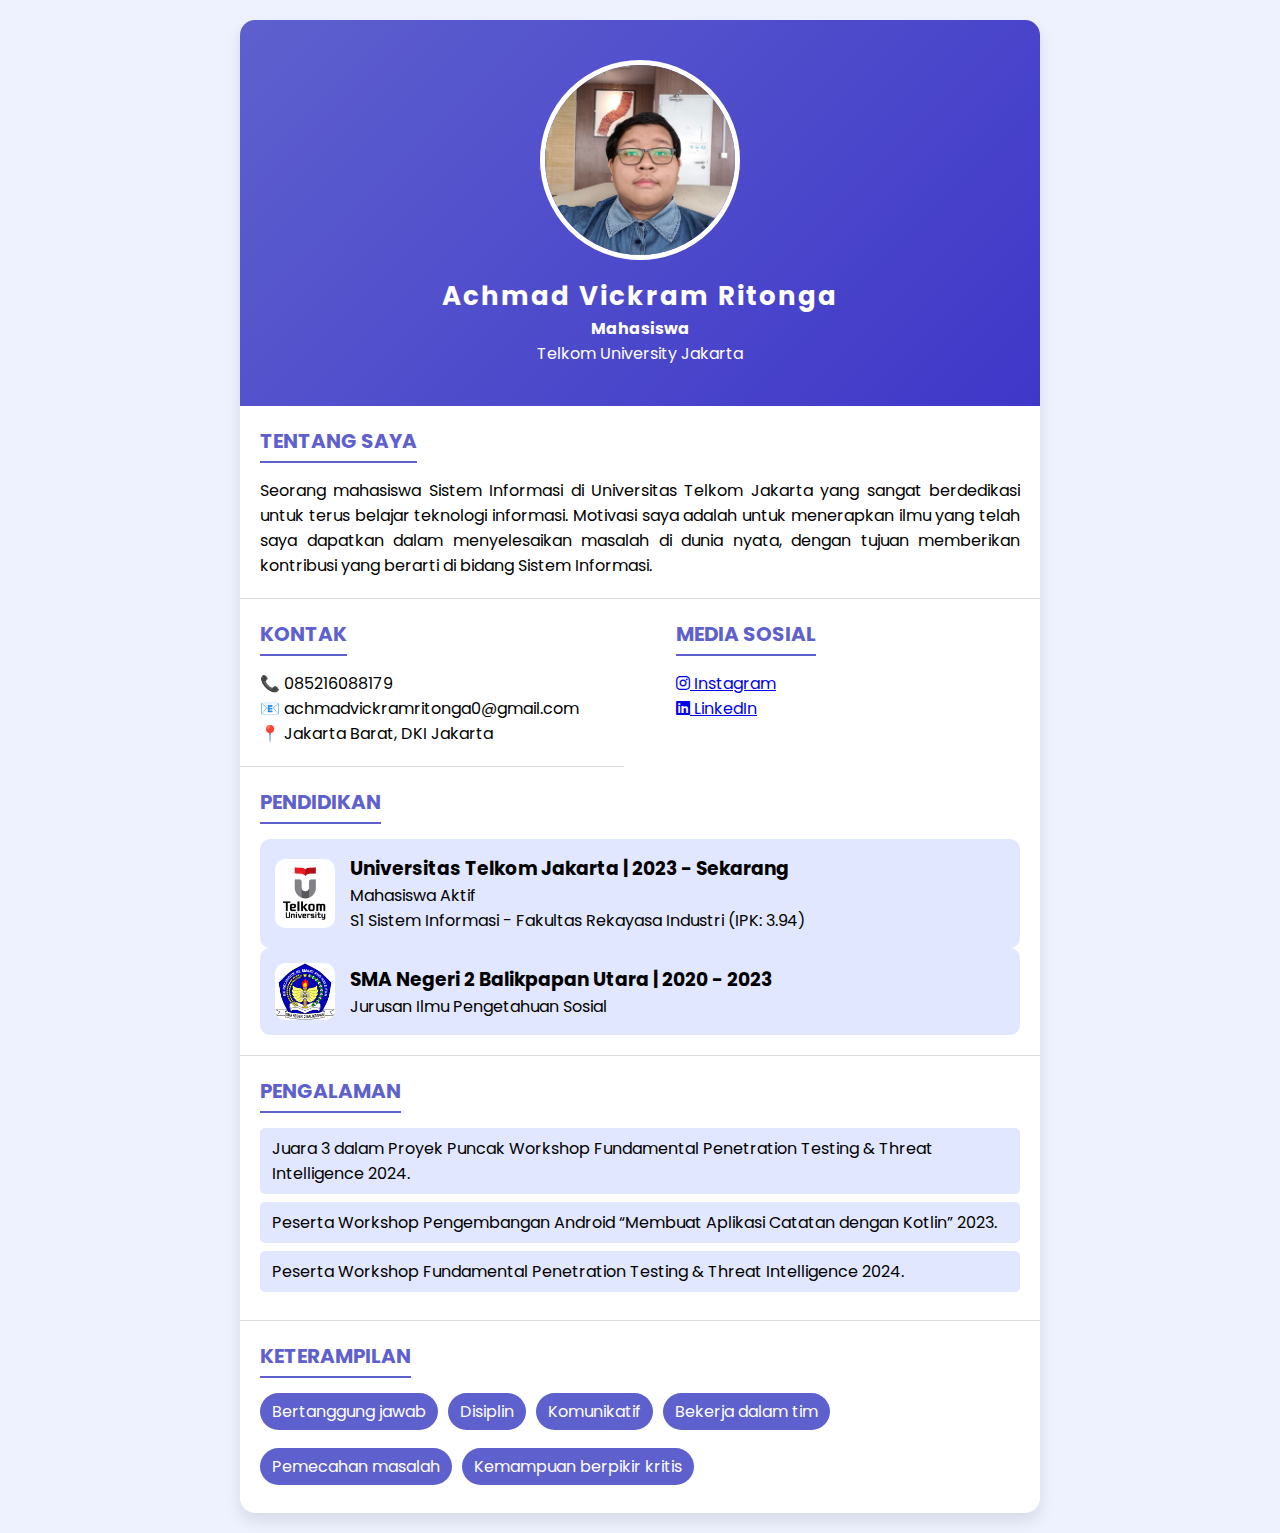
<file: index.html>
<!DOCTYPE html>
<html lang="id">
<head>
    <meta charset="UTF-8">
    <meta name="viewport" content="width=device-width, initial-scale=1.0">
    <title>CV - Achmad Vickram Ritonga</title>
    <link rel="stylesheet" href="style.css">
    <link rel="stylesheet" href="https://cdnjs.cloudflare.com/ajax/libs/font-awesome/6.4.2/css/all.min.css">
</head>
<body>

    <div class="container">

        <!-- Header -->
        <header>
            <img src="foto.jpg" alt="Foto Profil" class="logo">
            <h1>Achmad Vickram Ritonga</h1>
            <p><b>Mahasiswa</b></p>
            <p>Telkom University Jakarta</p>
        </header>

        <!-- Tentang Saya -->
        <section class="about">
            <h2>Tentang Saya</h2>
            <p>Seorang mahasiswa Sistem Informasi di Universitas Telkom Jakarta yang sangat berdedikasi untuk terus belajar teknologi informasi. 
                Motivasi saya adalah untuk menerapkan ilmu yang telah saya dapatkan dalam menyelesaikan masalah di dunia nyata, 
                dengan tujuan memberikan kontribusi yang berarti di bidang Sistem Informasi.
            </p>
        </section>

        <!-- Kontak & Sosial Media -->
        <div class="contact-container">
            <section class="contact">
                <h2>Kontak</h2>
                <p>📞 085216088179</p>
                <p>📧 achmadvickramritonga0@gmail.com</p>
                <p>📍 Jakarta Barat, DKI Jakarta</p>
            </section>

            <section class="social-media">
                <h2>Media Sosial</h2>
                <p><a href="https://www.instagram.com/ahvirii.sc" target="_blank"><i class="fab fa-instagram"></i> Instagram</a></p>
                <p><a href="https://www.linkedin.com/in/achmad-vickram-ritonga-319206291" target="_blank"><i class="fab fa-linkedin"></i> LinkedIn</a></p>
            </section>
        </div>

        <!-- Pendidikan -->
        <section class="education">
            <h2>Pendidikan</h2>

            <div class="edu-item">
                <img src="kuliah.png" alt="Telkom University">
                <div class="edu-info">
                    <h3>Universitas Telkom Jakarta | 2023 - Sekarang</h3>
                    <p>Mahasiswa Aktif</p>
                    <p>S1 Sistem Informasi - Fakultas Rekayasa Industri (IPK: 3.94)</p>
                </div>
            </div>

            <div class="edu-item">
                <img src="SMA.png" alt="SMA Negeri 2 Balikpapan">
                <div class="edu-info">
                    <h3>SMA Negeri 2 Balikpapan Utara | 2020 - 2023</h3>
                    <p>Jurusan Ilmu Pengetahuan Sosial</p>
                </div>
            </div>
        </section>

        <!-- Pengalaman -->
        <section class="experience">
            <h2>Pengalaman</h2>
            <ul>
                <li>Juara 3 dalam Proyek Puncak Workshop Fundamental Penetration Testing & Threat Intelligence 2024.</li>
                <li>Peserta Workshop Pengembangan Android “Membuat Aplikasi Catatan dengan Kotlin” 2023.</li>
                <li>Peserta Workshop Fundamental Penetration Testing & Threat Intelligence 2024.</li>
            </ul>
        </section>

        <!-- Keterampilan -->
        <section class="skills">
            <h2>Keterampilan</h2>
            <ul>
                <li>Bertanggung jawab</li>
                <li>Disiplin</li>
                <li>Komunikatif</li>
                <li>Bekerja dalam tim</li>
                <li>Pemecahan masalah</li>
                <li>Kemampuan berpikir kritis</li>
            </ul>
        </section>

    </div>

</body>
</html>
</file>
<file: style.css>
@import url('https://fonts.googleapis.com/css2?family=Poppins:wght@300;400;600&display=swap');

/* Reset CSS */
* {
    margin: 0;
    padding: 0;
    box-sizing: border-box;
}

/* Body */
body {
    font-family: 'Poppins', sans-serif;
    background: #EEF2FF;
    display: flex;
    justify-content: center;
    align-items: center;
    min-height: 100vh;
    padding: 20px;
}

/* Container */
.container {
    width: 800px;
    background: white;
    border-radius: 15px;
    box-shadow: 0px 8px 16px rgba(0, 0, 0, 0.1);
    overflow: hidden;
    animation: fadeIn 1.5s ease-in-out;
}

/* Animasi Fade In */
@keyframes fadeIn {
    from { opacity: 0; transform: translateY(-20px); }
    to { opacity: 1; transform: translateY(0); }
}

/* Header */
header {
    background: linear-gradient(135deg, #5E60CE, #3F37C9);
    color: white;
    text-align: center;
    padding: 40px 20px;
}

header .logo {
    width: 200px;
    height: 200px;
    border-radius: 50%;
    object-fit: cover;
    border: 5px solid white;
}

header h1 {
    font-size: 26px;
    margin-top: 10px;
    letter-spacing: 2px;
}

/* Sections */
section {
    padding: 20px;
    border-bottom: 1px solid #ddd;
}

section p {
    text-align: justify;
}

section:last-child {
    border-bottom: none;
}

h2 {
    font-size: 20px;
    color: #5E60CE;
    text-transform: uppercase;
    border-bottom: 2px solid #5E60CE;
    display: inline-block;
    padding-bottom: 5px;
    margin-bottom: 15px;
}

/* Contact & Social Media */
.contact-container {
    display: flex;
    justify-content: space-between;
    gap: 20px;
}

.contact, .social-media {
    width: 48%;
}

/* List Styles */
ul {
    list-style: none;
    padding-left: 0;
}

ul li {
    background: #E0E7FF;
    padding: 8px 12px;
    margin-bottom: 8px;
    border-radius: 5px;
}

/* Skills */
.skills ul {
    display: flex;
    flex-wrap: wrap;
    gap: 10px;
}

.skills li {
    background: #5E60CE;
    color: white;
    padding: 6px 12px;
    border-radius: 20px;
}

/* Education */
.edu-item {
    display: flex;
    align-items: center;
    gap: 15px;
    background: #E0E7FF;
    padding: 15px;
    border-radius: 10px;
}

.edu-item img {
    width: 60px;
    border-radius: 10px;
}

/* Responsif */
@media (max-width: 768px) {
    .contact-container {
        flex-direction: column;
    }

    .edu-item {
        flex-direction: column;
        align-items: flex-start;
    }
}
</file>
